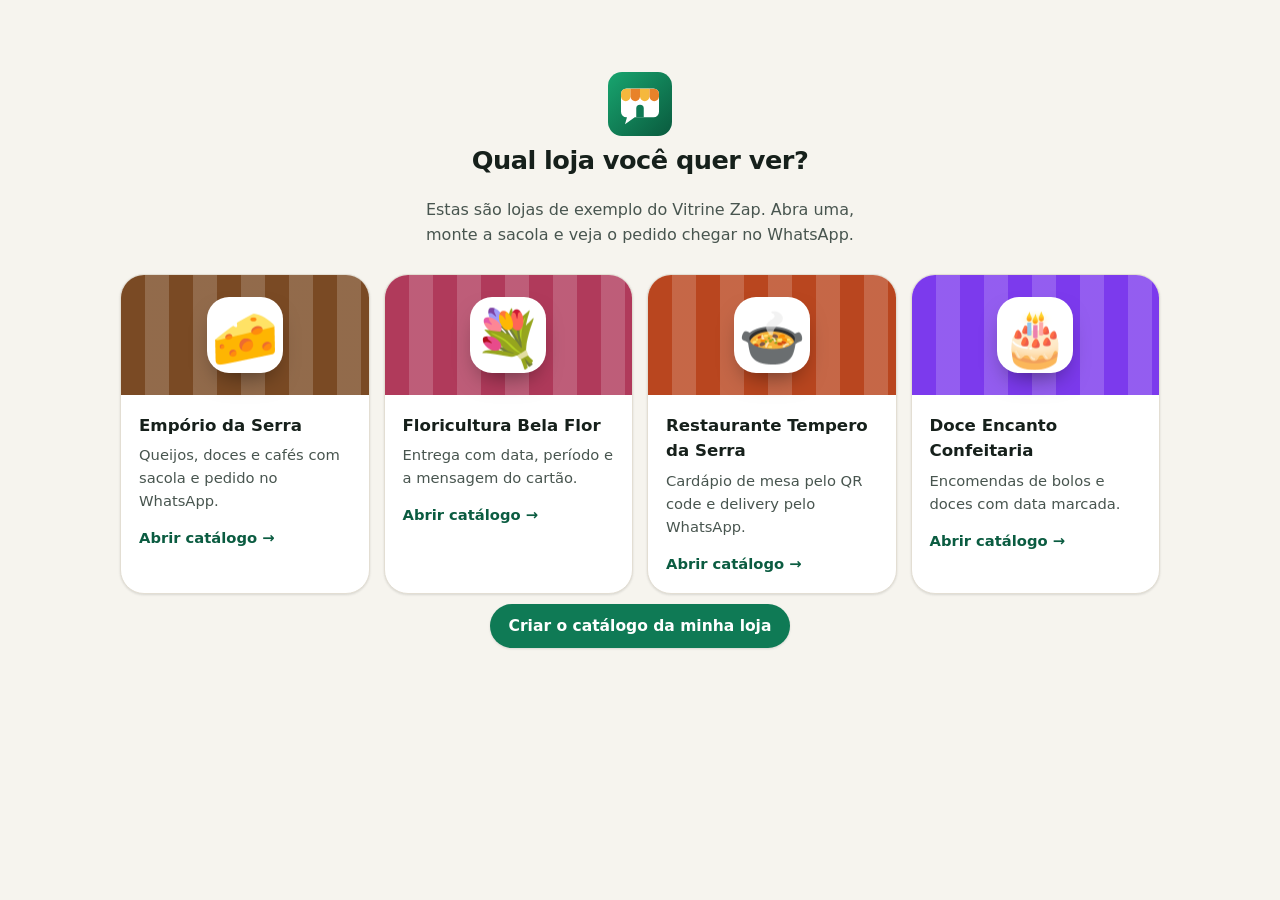
<file: loja/index.html>
<!doctype html>
<html lang="pt-BR">
<head>
  <meta charset="utf-8">
  <meta name="viewport" content="width=device-width, initial-scale=1, viewport-fit=cover">
  <title>Catálogo · Vitrine Zap</title>
  <meta name="description" content="Catálogo digital: escolha os produtos, monte a sacola e envie o pedido pelo WhatsApp.">
  <meta name="theme-color" content="#0f7a55">
  <meta name="color-scheme" content="light dark">
  <link rel="icon" href="../icons/icone.svg" type="image/svg+xml">
  <link rel="icon" href="../icons/favicon-32.png" sizes="32x32" type="image/png">
  <link rel="apple-touch-icon" href="../icons/apple-touch-icon.png">
  <meta name="apple-mobile-web-app-capable" content="yes">
  <meta name="mobile-web-app-capable" content="yes">
  <link rel="stylesheet" href="../css/app.css">
  <script type="module" src="../js/loja.js"></script>
</head>
<body class="pagina-loja">
  <a class="pular-conteudo" href="#conteudo">Pular para os produtos</a>

  <div id="raiz"><div class="carregando">Abrindo o catálogo…</div></div>

  <!-- Detalhe do produto -->
  <dialog id="dlg-produto" class="janela" aria-labelledby="produto-nome">
    <div class="janela-topo">
      <span class="etiqueta" id="produto-categoria"></span>
      <button type="button" class="botao botao-fantasma botao-icone botao-pequeno" data-fechar aria-label="Fechar" data-icone="fechar"></button>
    </div>
    <div class="janela-corpo">
      <div id="produto-tile"></div>
      <h2 class="detalhe-nome" id="produto-nome"></h2>
      <p class="detalhe-preco" id="produto-preco"></p>
      <p class="detalhe-desc" id="produto-desc"></p>
      <button type="button" class="botao botao-pequeno" id="produto-compartilhar" data-icone="compartilhar">Mandar este produto pra alguém</button>
    </div>
    <div class="janela-rodape" id="produto-rodape"></div>
  </dialog>

  <!-- Sacola e formulário do pedido -->
  <dialog id="dlg-sacola" class="janela" aria-labelledby="sacola-titulo">
    <div class="janela-topo">
      <h2 class="janela-titulo" id="sacola-titulo">Sua sacola</h2>
      <button type="button" class="botao botao-fantasma botao-icone botao-pequeno" data-fechar aria-label="Fechar" data-icone="fechar"></button>
    </div>
    <div class="janela-corpo">
      <div id="sacola-pedido">
        <p class="aviso-demo-sacola" id="aviso-demo-sacola" hidden>
          <strong>Loja de exemplo:</strong> o WhatsApp vai abrir pra você escolher o contato.
          Mande pra você mesmo e veja como o pedido chega pro lojista.
        </p>
        <ul class="sacola-itens" id="sacola-itens"></ul>
        <div class="resumo-valores" id="sacola-resumo"></div>

        <form id="form-pedido" novalidate>
          <div class="secao-form">
            <h3>Pra finalizar</h3>
            <label class="campo">
              <span>Seu nome</span>
              <input class="entrada" name="nome" autocomplete="name" placeholder="Como a loja pode te chamar?" maxlength="80">
              <p class="erro" id="erro-nome">Escreva seu nome.</p>
            </label>

            <fieldset id="campo-modo">
              <legend>Como você quer receber?</legend>
              <div class="opcoes-cartao duas" id="opcoes-modo"></div>
              <p class="erro" id="erro-modo">Escolha entrega ou retirada.</p>
            </fieldset>

            <label class="campo" id="campo-endereco" hidden>
              <span>Endereço de entrega</span>
              <textarea class="entrada" name="endereco" rows="2" autocomplete="street-address" maxlength="300"
                placeholder="Rua, número, bairro e um ponto de referência"></textarea>
              <p class="erro" id="erro-endereco">Escreva o endereço da entrega.</p>
            </label>

            <div id="campos-perguntas"></div>

            <fieldset id="campo-pagamento">
              <legend>Forma de pagamento</legend>
              <div class="chips" id="opcoes-pagamento"></div>
              <p class="erro" id="erro-pagamento">Escolha como vai pagar.</p>
            </fieldset>

            <label class="campo">
              <span>Observação <span class="opcional">(opcional)</span></span>
              <textarea class="entrada" name="obs" rows="2" maxlength="300"
                placeholder="Ex.: troco pra R$ 50, sem cebola, entregar na portaria"></textarea>
            </label>
          </div>
        </form>
      </div>

      <div class="enviado" id="sacola-enviado" hidden>
        <div class="enviado-icone" aria-hidden="true">✓</div>
        <h3>Seu pedido foi pro WhatsApp</h3>
        <p>Agora é só tocar em <strong>enviar</strong> na conversa. A loja confirma o pedido e o pagamento por lá.</p>
        <a class="botao" id="link-reabrir" href="#" target="_blank" rel="noopener">Abrir o WhatsApp de novo</a>
      </div>
    </div>
    <div class="janela-rodape">
      <div id="rodape-pedido">
        <button type="submit" form="form-pedido" class="botao botao-zap botao-grande botao-bloco" data-icone="conversa">Enviar pedido pelo WhatsApp</button>
      </div>
      <div id="rodape-enviado" hidden>
        <button type="button" class="botao botao-primario botao-grande botao-bloco" id="botao-novo-pedido">Fazer outro pedido</button>
      </div>
    </div>
  </dialog>
</body>
</html>
</file>
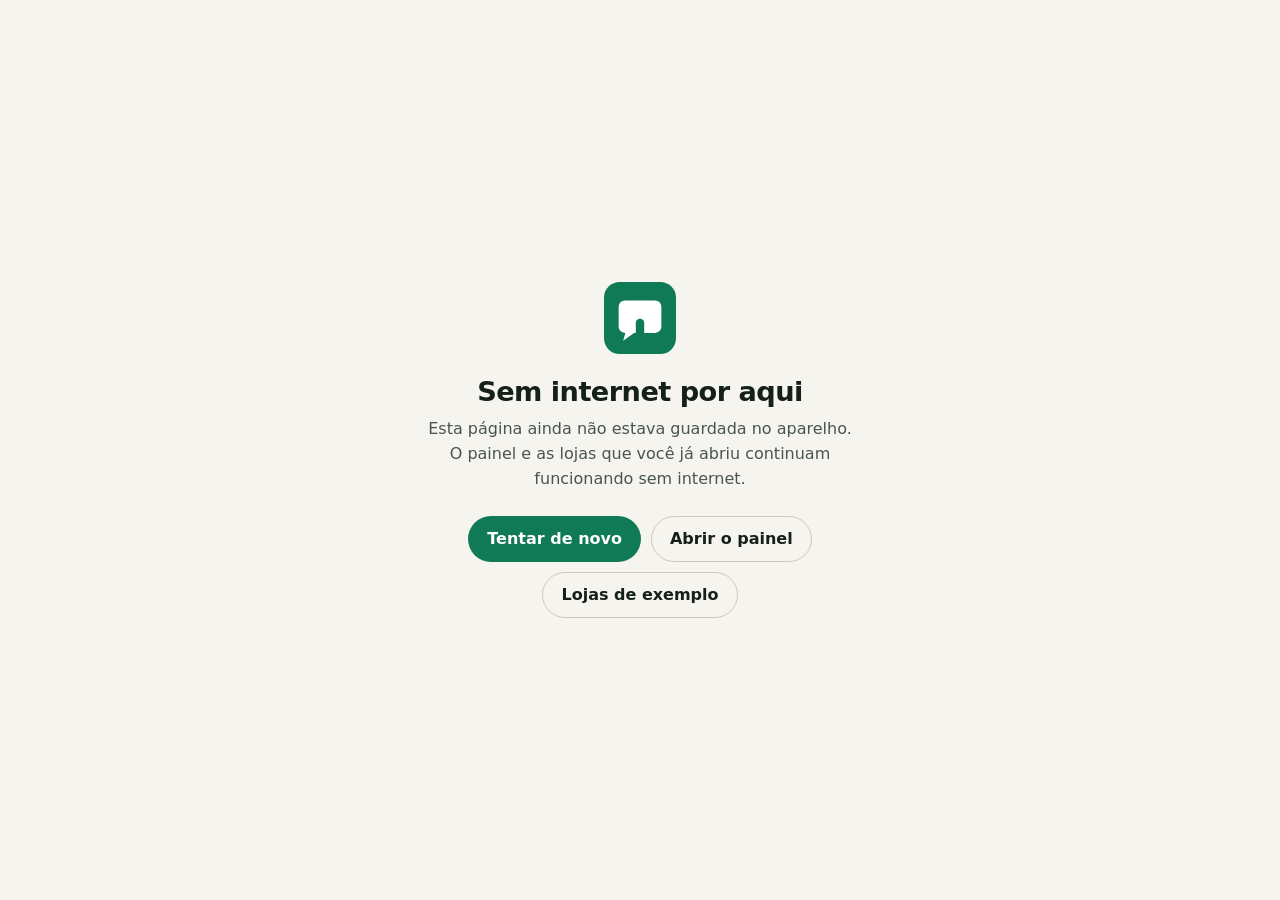
<file: offline.html>
<!doctype html>
<html lang="pt-BR">
<head>
  <meta charset="utf-8">
  <meta name="viewport" content="width=device-width, initial-scale=1, viewport-fit=cover">
  <title>Sem internet · Vitrine Zap</title>
  <meta name="theme-color" content="#0f7a55">
  <meta name="color-scheme" content="light dark">
  <!-- O service worker mostra esta página quando não tem internet e a página pedida ainda não
       estava guardada. Ela pode aparecer em qualquer endereço do site, por isso o estilo fica aqui
       dentro e os links são montados a partir do endereço do service worker. -->
  <style>
    :root { color-scheme: light dark; --fundo: #f6f4ee; --tinta: #16201b; --tinta-2: #48554f; --linha: #cfc8ba; }
    @media (prefers-color-scheme: dark) { :root { --fundo: #0d1210; --tinta: #edf2ef; --tinta-2: #b6c2bc; --linha: #3a4741; } }
    body { margin: 0; min-height: 100dvh; display: grid; place-items: center; padding: 24px; box-sizing: border-box;
      font-family: system-ui, -apple-system, "Segoe UI", Roboto, sans-serif; background: var(--fundo); color: var(--tinta); text-align: center; }
    main { max-width: 440px; }
    .logo { width: 72px; height: 72px; margin: 0 auto 18px; }
    h1 { margin: 0 0 10px; font-size: 1.7rem; letter-spacing: -0.02em; }
    p { margin: 0 0 24px; color: var(--tinta-2); line-height: 1.55; }
    .botoes { display: flex; flex-wrap: wrap; gap: 10px; justify-content: center; }
    a, button { display: inline-flex; align-items: center; min-height: 44px; padding: 0 18px; border-radius: 999px; font: inherit;
      font-weight: 650; text-decoration: none; color: var(--tinta); border: 1px solid var(--linha); background: transparent; cursor: pointer; }
    button { background: #0f7a55; color: #fff; border-color: transparent; }
  </style>
</head>
<body>
  <main>
    <svg class="logo" viewBox="0 0 512 512" aria-hidden="true">
      <rect width="512" height="512" rx="112" fill="#0f7a55"/>
      <path d="M148 132h216a44 44 0 0 1 44 44v142a44 44 0 0 1-44 44H214l-78 56 16-56h-4a44 44 0 0 1-44-44V176a44 44 0 0 1 44-44z" fill="#fff"/>
      <path d="M226 362v-70a30 30 0 0 1 60 0v70z" fill="#0f7a55"/>
    </svg>
    <h1>Sem internet por aqui</h1>
    <p>Esta página ainda não estava guardada no aparelho. O painel e as lojas que você já abriu continuam funcionando sem internet.</p>
    <div class="botoes">
      <button type="button" onclick="location.reload()">Tentar de novo</button>
      <a data-caminho="painel/" href="#">Abrir o painel</a>
      <a data-caminho="loja/" href="#">Lojas de exemplo</a>
    </div>
  </main>
  <script>
    const sw = navigator.serviceWorker && navigator.serviceWorker.controller;
    const raiz = new URL('./', sw ? sw.scriptURL : location.href);
    document.querySelectorAll('[data-caminho]').forEach((a) => { a.href = new URL(a.dataset.caminho, raiz).href; });
  </script>
</body>
</html>
</file>
<file: css/app.css>
/* ════════════════════════════════════════════════════════════════════
   Vitrine Zap: estilos de todas as páginas.
   CSS puro, sem framework e sem nada de fora: o app abre rápido no 4G
   fraco da mesa do restaurante e funciona offline.
   ════════════════════════════════════════════════════════════════════ */

/* ── Cores e medidas ── */
:root {
  color-scheme: light;
  --fundo: #f6f4ee;
  --superficie: #ffffff;
  --superficie-2: #f1eee6;
  --linha: #e3ded3;
  --linha-forte: #cfc8ba;
  --tinta: #16201b;
  --tinta-2: #48554f;
  --tinta-3: #6f7b75;
  --verde: #0f7a55;
  --verde-2: #0b6145;
  --verde-claro: #e2f3ea;
  --verde-tinta: #0b5c41;
  --sol: #f2b134;
  --sol-claro: #fff3d4;
  --sol-tinta: #6b4700;
  --perigo: #b42318;
  --perigo-claro: #fdebe9;
  --sombra-1: 0 1px 2px rgb(22 32 27 / 0.06), 0 1px 3px rgb(22 32 27 / 0.07);
  --sombra-2: 0 12px 32px -14px rgb(22 32 27 / 0.28);
  --sombra-3: 0 28px 70px -24px rgb(22 32 27 / 0.45);
  --raio-p: 10px;
  --raio: 16px;
  --raio-g: 24px;
  --fonte: system-ui, -apple-system, "Segoe UI", Roboto, "Helvetica Neue", Arial, "Noto Sans", sans-serif,
    "Apple Color Emoji", "Segoe UI Emoji", "Noto Color Emoji";
  --largura: 1140px;
  --marca: var(--verde);
  --marca-texto: #ffffff;
  --base-segura: env(safe-area-inset-bottom, 0px);
}

@media (prefers-color-scheme: dark) {
  :root {
    color-scheme: dark;
    --fundo: #0d1210;
    --superficie: #151c19;
    --superficie-2: #1c2521;
    --linha: #28332e;
    --linha-forte: #3a4741;
    --tinta: #edf2ef;
    --tinta-2: #b6c2bc;
    --tinta-3: #8b9791;
    --verde-claro: #11291f;
    --verde-tinta: #7fdcb3;
    --sol-claro: #2a2210;
    --sol-tinta: #f5cf76;
    --perigo: #ff7b6e;
    --perigo-claro: #351614;
    --sombra-1: 0 1px 2px rgb(0 0 0 / 0.45);
    --sombra-2: 0 12px 32px -14px rgb(0 0 0 / 0.7);
    --sombra-3: 0 28px 70px -24px rgb(0 0 0 / 0.8);
  }
}

/* ── Base ── */
*,
*::before,
*::after { box-sizing: border-box; }

html { -webkit-text-size-adjust: 100%; text-size-adjust: 100%; scroll-padding-top: 132px; }

body {
  margin: 0;
  font-family: var(--fonte);
  font-size: 16px;
  line-height: 1.55;
  color: var(--tinta);
  background: var(--fundo);
  -webkit-font-smoothing: antialiased;
  -webkit-tap-highlight-color: transparent;
}

body:has(dialog[open]) { overflow: hidden; }

h1, h2, h3, h4 { margin: 0 0 0.5em; line-height: 1.15; letter-spacing: -0.02em; text-wrap: balance; }
p { margin: 0 0 1em; text-wrap: pretty; }
ul, ol { margin: 0; padding: 0; }
img, svg { display: block; max-width: 100%; }
a { color: var(--verde-tinta); text-underline-offset: 3px; }
button, input, select, textarea { font: inherit; color: inherit; }
button { cursor: pointer; }
[hidden] { display: none !important; }
:focus-visible { outline: 3px solid color-mix(in srgb, var(--marca) 55%, #ffffff); outline-offset: 2px; border-radius: 6px; }

.container { width: 100%; max-width: var(--largura); margin-inline: auto; padding-inline: 16px; }
@media (min-width: 720px) { .container { padding-inline: 28px; } }

.sr-only {
  position: absolute; width: 1px; height: 1px; padding: 0; margin: -1px;
  overflow: hidden; clip: rect(0 0 0 0); white-space: nowrap; border: 0;
}

.pular-conteudo { position: absolute; left: -9999px; top: 8px; z-index: 100; }
.pular-conteudo:focus { left: 8px; background: var(--superficie); padding: 8px 14px; border-radius: var(--raio-p); }

/* ── Botões ── */
.botao {
  --b-fundo: var(--superficie);
  --b-texto: var(--tinta);
  --b-borda: var(--linha-forte);
  display: inline-flex; align-items: center; justify-content: center; gap: 8px;
  min-height: 44px; padding: 10px 18px;
  border: 1px solid var(--b-borda); border-radius: 999px;
  background: var(--b-fundo); color: var(--b-texto);
  font-weight: 650; font-size: 0.97rem; line-height: 1.2; text-decoration: none; white-space: nowrap;
  transition: background 0.15s, border-color 0.15s, transform 0.1s, box-shadow 0.15s;
}
.botao:hover { border-color: var(--tinta-3); }
.botao:active { transform: scale(0.98); }
.botao:disabled { opacity: 0.5; cursor: not-allowed; transform: none; }
.botao svg { width: 20px; height: 20px; flex: none; }

.botao-primario { --b-fundo: var(--marca); --b-texto: var(--marca-texto); --b-borda: transparent; box-shadow: var(--sombra-1); }
.botao-primario:hover { --b-fundo: color-mix(in srgb, var(--marca) 86%, #000000); border-color: transparent; }
.botao-zap { --b-fundo: #128c4a; --b-texto: #ffffff; --b-borda: transparent; }
.botao-zap:hover { --b-fundo: #0e7a40; border-color: transparent; }
.botao-escuro { --b-fundo: var(--tinta); --b-texto: var(--fundo); --b-borda: transparent; }
.botao-escuro:hover { --b-fundo: color-mix(in srgb, var(--tinta) 85%, var(--fundo)); border-color: transparent; }
.botao-fantasma { --b-fundo: transparent; --b-borda: transparent; }
.botao-fantasma:hover { --b-fundo: var(--superficie-2); border-color: transparent; }
.botao-perigo { --b-fundo: var(--perigo); --b-texto: #ffffff; --b-borda: transparent; }
.botao-pequeno { min-height: 36px; padding: 6px 14px; font-size: 0.9rem; }
.botao-grande { min-height: 54px; padding: 14px 26px; font-size: 1.05rem; }
.botao-bloco { display: flex; width: 100%; }
.botao-icone { width: 44px; padding: 0; }
.botao-icone.botao-pequeno { width: 36px; }

.linha-botoes { display: flex; flex-wrap: wrap; gap: 10px; }
.linha-botoes.fim { justify-content: flex-end; }

/* ── Formulário ── */
.campo { display: grid; gap: 6px; margin-bottom: 16px; }
.campo > span:first-child,
.rotulo { font-weight: 650; font-size: 0.94rem; }
.opcional { font-weight: 400; color: var(--tinta-3); }
.entrada {
  width: 100%; min-height: 46px; padding: 11px 14px;
  border: 1px solid var(--linha-forte); border-radius: 12px;
  background: var(--superficie); color: var(--tinta);
  transition: border-color 0.15s, box-shadow 0.15s;
}
.entrada:focus { outline: none; border-color: var(--marca); box-shadow: 0 0 0 3px color-mix(in srgb, var(--marca) 22%, transparent); }
textarea.entrada { min-height: 88px; resize: vertical; }
select.entrada { appearance: none; padding-right: 40px; background-image: linear-gradient(45deg, transparent 50%, var(--tinta-3) 50%), linear-gradient(135deg, var(--tinta-3) 50%, transparent 50%); background-position: calc(100% - 20px) 50%, calc(100% - 15px) 50%; background-size: 5px 5px; background-repeat: no-repeat; }
.entrada[aria-invalid="true"] { border-color: var(--perigo); }
.ajuda { margin: 0; font-size: 0.86rem; color: var(--tinta-3); }
.erro { display: none; margin: 0; font-size: 0.86rem; font-weight: 600; color: var(--perigo); }
.erro.visivel { display: block; }
.dois-campos { display: grid; gap: 0 14px; }
@media (min-width: 560px) { .dois-campos { grid-template-columns: 1fr 1fr; } }

.entrada-preco { position: relative; }
.entrada-preco::before { content: "R$"; position: absolute; left: 14px; top: 50%; translate: 0 -50%; color: var(--tinta-3); font-weight: 600; pointer-events: none; }
.entrada-preco .entrada { padding-left: 44px; }

/* Opções em cartão (retirar / entregar) */
.opcoes-cartao { display: grid; gap: 10px; }
@media (min-width: 480px) { .opcoes-cartao.duas { grid-template-columns: 1fr 1fr; } }
.opcao-cartao { position: relative; display: block; cursor: pointer; }
.opcao-cartao input { position: absolute; opacity: 0; inset: 0; }
.opcao-cartao > span {
  display: grid; gap: 2px; padding: 12px 14px 12px 44px; min-height: 64px;
  border: 1.5px solid var(--linha-forte); border-radius: 14px; background: var(--superficie);
  transition: border-color 0.15s, background 0.15s;
}
.opcao-cartao > span::before {
  content: ""; position: absolute; left: 14px; top: 50%; translate: 0 -50%;
  width: 20px; height: 20px; border-radius: 50%; border: 2px solid var(--linha-forte); background: var(--superficie);
}
.opcao-cartao strong { font-size: 0.97rem; }
.opcao-cartao small { color: var(--tinta-3); font-size: 0.85rem; }
.opcao-cartao input:checked + span { border-color: var(--marca); background: color-mix(in srgb, var(--marca) 7%, var(--superficie)); }
.opcao-cartao input:checked + span::before { border-color: var(--marca); background: radial-gradient(circle, var(--marca) 45%, var(--superficie) 50%); }
.opcao-cartao input:focus-visible + span { outline: 3px solid color-mix(in srgb, var(--marca) 45%, transparent); outline-offset: 2px; }

/* Chips (pagamento, perguntas, filtros) */
.chips { display: flex; flex-wrap: wrap; gap: 8px; }
.chip {
  display: inline-flex; align-items: center; gap: 6px; min-height: 38px; padding: 7px 14px;
  border: 1px solid var(--linha-forte); border-radius: 999px; background: var(--superficie);
  color: var(--tinta); font-weight: 600; font-size: 0.92rem; text-decoration: none; white-space: nowrap; cursor: pointer;
}
.chip:hover { border-color: var(--tinta-3); }
.chip[aria-current="true"],
.chip.ativo,
.chip:has(input:checked) { background: var(--marca); border-color: var(--marca); color: var(--marca-texto); }
.chip input { position: absolute; opacity: 0; pointer-events: none; }
.chip:has(input:focus-visible) { outline: 3px solid color-mix(in srgb, var(--marca) 45%, transparent); outline-offset: 2px; }

/* Interruptor (liga/desliga) */
.interruptor { position: relative; display: inline-flex; align-items: center; gap: 12px; cursor: pointer; }
.interruptor input { position: absolute; opacity: 0; width: 1px; height: 1px; }
.interruptor .trilho {
  position: relative; flex: none; width: 48px; height: 28px; border-radius: 999px;
  background: var(--linha-forte); transition: background 0.18s;
}
.interruptor .trilho::after {
  content: ""; position: absolute; top: 3px; left: 3px; width: 22px; height: 22px; border-radius: 50%;
  background: #ffffff; box-shadow: 0 1px 3px rgb(0 0 0 / 0.3); transition: translate 0.18s;
}
.interruptor input:checked + .trilho { background: var(--verde); }
.interruptor input:checked + .trilho::after { translate: 20px 0; }
.interruptor input:focus-visible + .trilho { outline: 3px solid color-mix(in srgb, var(--verde) 45%, transparent); outline-offset: 2px; }

/* Etiquetas */
.etiqueta {
  display: inline-flex; align-items: center; gap: 4px; padding: 3px 9px; border-radius: 999px;
  font-size: 0.74rem; font-weight: 750; letter-spacing: 0.01em; line-height: 1.3; white-space: nowrap;
  background: var(--superficie-2); color: var(--tinta-2);
}
.etiqueta-verde { background: var(--verde-claro); color: var(--verde-tinta); }
.etiqueta-sol { background: var(--sol-claro); color: var(--sol-tinta); }
.etiqueta-perigo { background: var(--perigo-claro); color: var(--perigo); }
.etiqueta-escura { background: rgb(17 17 17 / 0.78); color: #ffffff; }

.cartao { background: var(--superficie); border: 1px solid var(--linha); border-radius: var(--raio-g); padding: 20px; box-shadow: var(--sombra-1); }

/* ── Janelas (<dialog>): folha que sobe no celular, caixa no meio no computador ── */
dialog.janela {
  padding: 0; border: 0; color: var(--tinta); background: var(--superficie);
  width: min(560px, calc(100% - 32px)); max-width: 100%; max-height: min(90dvh, 880px);
  border-radius: var(--raio-g); box-shadow: var(--sombra-3); overflow: hidden;
}
dialog.janela[open] { display: flex; flex-direction: column; animation: janela-entra 0.22s ease-out; }
dialog.janela::backdrop { background: rgb(8 12 10 / 0.55); backdrop-filter: blur(2px); }
dialog.janela.janela-pequena { width: min(420px, calc(100% - 32px)); }
@media (max-width: 639px) {
  dialog.janela:not(.janela-pequena) {
    width: 100%; margin: auto 0 0; max-height: 94dvh;
    border-radius: var(--raio-g) var(--raio-g) 0 0;
  }
  dialog.janela:not(.janela-pequena)[open] { animation: folha-sobe 0.26s cubic-bezier(0.2, 0.8, 0.2, 1); }
}
@keyframes janela-entra { from { opacity: 0; transform: translateY(8px) scale(0.98); } }
@keyframes folha-sobe { from { transform: translateY(100%); } }

dialog.janela > form { display: flex; flex-direction: column; flex: 1; min-height: 0; margin: 0; }
.qr svg,
.qr-caixa svg { width: 100%; height: auto; }

.janela-topo { display: flex; align-items: center; justify-content: space-between; gap: 12px; padding: 14px 14px 12px 20px; border-bottom: 1px solid var(--linha); }
.janela-titulo { margin: 0; font-size: 1.15rem; }
.janela-corpo { flex: 1; min-height: 0; padding: 18px 20px; overflow-y: auto; overscroll-behavior: contain; }
.janela-rodape { padding: 12px 20px calc(12px + var(--base-segura)); border-top: 1px solid var(--linha); background: var(--superficie); }
.confirmar-texto { font-size: 1.05rem; font-weight: 600; margin: 4px 0 20px; }
.passos-instalar { padding-left: 22px; margin: 0 0 20px; display: grid; gap: 10px; }

/* ── Avisos (toast) e faixas ── */
.toasts {
  position: fixed; z-index: 60; left: 50%; bottom: calc(18px + var(--base-segura)); translate: -50% 0;
  display: grid; gap: 8px; width: min(440px, calc(100% - 24px)); pointer-events: none;
}
.pagina-loja .toasts { bottom: calc(92px + var(--base-segura)); }
.pagina-painel .toasts { bottom: calc(86px + var(--base-segura)); }
@media (min-width: 960px) { .pagina-painel .toasts { bottom: 24px; } }
.toast {
  display: flex; align-items: center; justify-content: space-between; gap: 12px;
  padding: 12px 16px; border-radius: 14px; background: #1d2723; color: #f2f6f4;
  box-shadow: var(--sombra-2); font-weight: 550; font-size: 0.94rem; pointer-events: auto;
  opacity: 0; transform: translateY(10px); transition: opacity 0.2s, transform 0.2s;
}
.toast.visivel { opacity: 1; transform: none; }
.toast-erro { background: #7a1a12; }
.toast button { flex: none; padding: 6px 12px; border: 0; border-radius: 999px; background: #ffffff; color: #13201a; font-weight: 700; }

.faixa-offline { position: sticky; top: 0; z-index: 50; padding: 8px 16px; text-align: center; font-size: 0.88rem; font-weight: 650; background: var(--sol); color: #2b1d00; }

.vazio { display: grid; justify-items: center; gap: 6px; padding: 40px 16px; text-align: center; color: var(--tinta-3); }
.vazio-icone { font-size: 2.6rem; line-height: 1; margin-bottom: 4px; }
.vazio strong { color: var(--tinta); font-size: 1.05rem; }

.carregando { display: grid; place-items: center; min-height: 60vh; color: var(--tinta-3); }
.carregando::before {
  content: ""; width: 34px; height: 34px; margin-bottom: 12px; border-radius: 50%;
  border: 3px solid var(--linha); border-top-color: var(--marca); animation: girar 0.8s linear infinite;
}
@keyframes girar { to { rotate: 360deg; } }

/* ── Desenho do produto: foto ou emoji num fundo da cor da loja ── */
.tile {
  position: relative; display: grid; place-items: center; overflow: hidden; aspect-ratio: 4 / 3;
  background:
    radial-gradient(90% 90% at 28% 18%, color-mix(in srgb, var(--marca) 6%, var(--superficie)) 0%, transparent 70%),
    color-mix(in srgb, var(--marca) 16%, var(--superficie));
}
@media (prefers-color-scheme: dark) {
  .tile {
    background:
      radial-gradient(90% 90% at 28% 18%, color-mix(in srgb, var(--marca) 22%, var(--superficie)) 0%, transparent 70%),
      color-mix(in srgb, var(--marca) 34%, var(--superficie));
  }
}
.tile img { width: 100%; height: 100%; object-fit: cover; }
.tile-emoji { font-size: clamp(2.7rem, 11vw, 3.7rem); line-height: 1; filter: drop-shadow(0 8px 10px rgb(0 0 0 / 0.16)); transition: transform 0.25s; }
.tile.grande { aspect-ratio: 16 / 10; border-radius: var(--raio); }
.tile.grande .tile-emoji { font-size: 6rem; }
.tile.mini { width: 56px; height: 56px; aspect-ratio: 1; border-radius: 12px; flex: none; }
.tile.mini .tile-emoji { font-size: 1.8rem; filter: none; }

/* ════════════════════════════ CATÁLOGO DA LOJA ════════════════════════════ */
.faixa-demo { padding: 8px 16px; text-align: center; font-size: 0.84rem; background: #13201a; color: #dce8e2; }
.faixa-demo a { color: #9be7c4; font-weight: 700; }

.loja-topo { position: relative; color: var(--marca-texto); background: var(--marca); overflow: hidden; }
.loja-topo::before {
  content: ""; position: absolute; inset: 0; pointer-events: none; opacity: 0.16;
  background:
    radial-gradient(circle at 85% -10%, #ffffff 0, transparent 45%),
    repeating-linear-gradient(90deg, transparent 0 34px, rgb(255 255 255 / 0.18) 34px 68px);
  mask-image: linear-gradient(to bottom, #000 0, transparent 85%);
}
.loja-topo-conteudo { position: relative; display: flex; gap: 16px; align-items: flex-start; padding-block: 22px 24px; }
.loja-avatar {
  flex: none; display: grid; place-items: center; width: 72px; height: 72px; border-radius: 22px;
  font-size: 2.6rem; line-height: 1; background: #ffffff; box-shadow: 0 10px 24px -8px rgb(0 0 0 / 0.4);
}
.loja-info { min-width: 0; }
.loja-info h1 { margin: 2px 0 6px; font-size: clamp(1.45rem, 5.4vw, 2.2rem); }
.loja-descricao { margin: 0 0 10px; max-width: 62ch; opacity: 0.92; font-size: 0.97rem; }
.loja-meta { display: flex; flex-wrap: wrap; gap: 6px 16px; list-style: none; font-size: 0.88rem; opacity: 0.9; }
.loja-meta a { color: inherit; }
.loja-mesa {
  display: inline-flex; align-items: center; gap: 6px; margin: 0 0 6px; padding: 4px 12px; border-radius: 999px;
  background: #ffffff; color: #111111; font-weight: 800; font-size: 0.86rem;
}

.faixa-aviso { padding: 11px 16px; text-align: center; font-weight: 650; font-size: 0.93rem; background: var(--sol-claro); color: var(--sol-tinta); border-bottom: 1px solid color-mix(in srgb, var(--sol) 45%, transparent); }
.faixa-mesa { padding: 11px 16px; text-align: center; font-size: 0.92rem; background: var(--superficie-2); color: var(--tinta-2); border-bottom: 1px solid var(--linha); }

.barra-busca {
  position: sticky; top: 0; z-index: 20; padding-block: 10px 8px;
  background: color-mix(in srgb, var(--fundo) 92%, transparent); backdrop-filter: saturate(1.4) blur(12px);
  border-bottom: 1px solid var(--linha);
}
.busca { position: relative; display: block; }
.busca svg { position: absolute; left: 14px; top: 50%; translate: 0 -50%; width: 20px; height: 20px; color: var(--tinta-3); pointer-events: none; }
.busca .entrada { padding-left: 44px; border-radius: 999px; background: var(--superficie); }
.cats { display: flex; gap: 8px; margin-top: 10px; overflow-x: auto; scrollbar-width: none; padding-bottom: 2px; scroll-snap-type: x proximity; }
.cats::-webkit-scrollbar { display: none; }
.cats .chip { scroll-snap-align: start; min-height: 34px; padding: 5px 13px; font-size: 0.88rem; }

.loja-conteudo { padding-block: 8px 140px; }
.categoria { padding-top: 22px; }
.categoria > h2,
.destaques > h2 { display: flex; align-items: baseline; gap: 8px; font-size: 1.2rem; margin-bottom: 12px; }
.categoria > h2 small,
.destaques > h2 small { color: var(--tinta-3); font-weight: 500; font-size: 0.85rem; }

.grade-produtos { display: grid; grid-template-columns: repeat(2, minmax(0, 1fr)); gap: 12px; }
@media (min-width: 720px) { .grade-produtos { grid-template-columns: repeat(3, minmax(0, 1fr)); gap: 16px; } }
@media (min-width: 1040px) { .grade-produtos { grid-template-columns: repeat(4, minmax(0, 1fr)); } }

.produto {
  position: relative; display: flex; flex-direction: column; overflow: hidden;
  background: var(--superficie); border: 1px solid var(--linha); border-radius: var(--raio); box-shadow: var(--sombra-1);
  transition: box-shadow 0.2s, transform 0.2s;
}
@media (hover: hover) {
  .produto:hover { box-shadow: var(--sombra-2); transform: translateY(-2px); }
  .produto:hover .tile-emoji { transform: scale(1.07) rotate(-3deg); }
}
.produto-abrir { display: flex; flex-direction: column; flex: 1; padding: 0; border: 0; background: none; text-align: left; }
.produto-corpo { display: flex; flex-direction: column; flex: 1; gap: 4px; padding: 10px 12px 14px; }
.produto-nome { margin: 0; font-size: 0.95rem; font-weight: 700; letter-spacing: -0.01em; line-height: 1.3; display: -webkit-box; -webkit-line-clamp: 2; -webkit-box-orient: vertical; overflow: hidden; }
.produto-desc { margin: 0; font-size: 0.82rem; color: var(--tinta-3); line-height: 1.4; display: -webkit-box; -webkit-line-clamp: 2; -webkit-box-orient: vertical; overflow: hidden; }
.produto-preco { margin: auto 0 0; padding-top: 6px; font-weight: 800; font-size: 1.02rem; padding-right: 44px; }
.produto-mais {
  position: absolute; right: 10px; bottom: 10px; display: grid; place-items: center;
  width: 38px; height: 38px; border-radius: 50%; border: 0; padding: 0;
  background: var(--marca); color: var(--marca-texto); font-size: 1.5rem; font-weight: 500; line-height: 1;
  box-shadow: 0 6px 14px -6px color-mix(in srgb, var(--marca) 80%, #000000); transition: transform 0.15s;
}
.produto-mais:active { transform: scale(0.9); }
.produto-mais.tem { font-size: 1rem; font-weight: 800; outline: 3px solid color-mix(in srgb, var(--marca) 25%, transparent); }
.produto .etiqueta { position: absolute; top: 10px; left: 10px; }
.produto.esgotado .tile { filter: grayscale(1); opacity: 0.55; }
.produto.esgotado .produto-preco { color: var(--tinta-3); text-decoration: line-through; }

/* Destaques ("mais pedidos"): carrossel na horizontal */
.destaques { padding-top: 22px; }
.carrossel { display: grid; grid-auto-flow: column; grid-auto-columns: minmax(200px, 46%); gap: 12px; overflow-x: auto; scroll-snap-type: x mandatory; padding-bottom: 6px; scrollbar-width: thin; }
@media (min-width: 720px) { .carrossel { grid-auto-columns: minmax(220px, 24%); } }
.carrossel > * { scroll-snap-align: start; }

/* Cardápio de mesa: lista, sem sacola */
.lista-cardapio { display: grid; background: var(--superficie); border: 1px solid var(--linha); border-radius: var(--raio); overflow: hidden; }
.item-cardapio + .item-cardapio { border-top: 1px solid var(--linha); }
.item-abrir { display: flex; gap: 14px; align-items: center; width: 100%; padding: 14px 16px; border: 0; background: none; text-align: left; }
.item-abrir:hover { background: var(--superficie-2); }
.item-texto { flex: 1; min-width: 0; display: grid; gap: 2px; }
.item-nome { font-weight: 700; line-height: 1.3; }
.item-desc { font-size: 0.86rem; color: var(--tinta-3); line-height: 1.4; }
.item-preco { flex: none; font-weight: 800; white-space: nowrap; }
.item-cardapio.esgotado .item-nome,
.item-cardapio.esgotado .item-preco { color: var(--tinta-3); }
.item-cardapio.esgotado .tile { filter: grayscale(1); opacity: 0.55; }
.item-cardapio.esgotado .item-preco { text-decoration: line-through; }

.loja-rodape { padding: 32px 0 140px; border-top: 1px solid var(--linha); background: var(--superficie); }
.loja-rodape-grade { display: grid; gap: 20px; }
@media (min-width: 720px) { .loja-rodape-grade { grid-template-columns: 1.3fr 1fr; align-items: start; } }
.loja-rodape h2 { font-size: 1.1rem; }
.loja-rodape ul { list-style: none; display: grid; gap: 6px; color: var(--tinta-2); font-size: 0.94rem; }
.feito-com { display: inline-flex; align-items: center; gap: 8px; margin-top: 18px; font-size: 0.86rem; color: var(--tinta-3); text-decoration: none; }
.feito-com img { width: 22px; height: 22px; border-radius: 6px; }
.feito-com strong { color: var(--tinta-2); }

/* Barra da sacola, presa embaixo */
.barra-sacola { position: fixed; z-index: 30; left: 0; right: 0; bottom: 0; padding: 10px 12px calc(10px + var(--base-segura)); pointer-events: none; }
.barra-sacola .botao {
  pointer-events: auto; display: flex; width: min(620px, 100%); margin-inline: auto; min-height: 58px; padding: 10px 12px 10px 20px;
  justify-content: space-between; border-radius: 18px; box-shadow: 0 16px 36px -12px rgb(0 0 0 / 0.5); font-size: 1rem;
}
.barra-sacola .qtd { display: inline-grid; place-items: center; min-width: 28px; height: 28px; padding: 0 8px; margin-right: 10px; border-radius: 999px; background: rgb(255 255 255 / 0.25); font-size: 0.9rem; }
.barra-sacola .total { padding: 8px 14px; border-radius: 12px; background: rgb(0 0 0 / 0.16); }

/* Detalhe do produto */
.detalhe-nome { margin: 16px 0 6px; font-size: 1.35rem; }
.detalhe-preco { font-size: 1.25rem; font-weight: 800; margin-bottom: 10px; }
.detalhe-desc { color: var(--tinta-2); white-space: pre-line; }
.quantidade { display: inline-flex; align-items: center; border: 1px solid var(--linha-forte); border-radius: 999px; background: var(--superficie); }
.quantidade button { width: 44px; height: 44px; border: 0; background: none; font-size: 1.3rem; font-weight: 700; color: var(--marca); border-radius: 50%; }
.quantidade button:disabled { color: var(--tinta-3); opacity: 0.5; }
.quantidade output,
.quantidade span { min-width: 30px; text-align: center; font-weight: 800; }
.quantidade.pequena button { width: 34px; height: 34px; font-size: 1.1rem; }
.rodape-detalhe { display: flex; gap: 10px; align-items: center; }
.rodape-detalhe .botao-primario { flex: 1; }

/* Sacola */
.sacola-itens { list-style: none; display: grid; }
.sacola-item { display: flex; gap: 12px; padding: 12px 0; border-bottom: 1px solid var(--linha); }
.sacola-item-info { flex: 1; min-width: 0; }
.sacola-item-nome { margin: 0 0 2px; font-weight: 700; font-size: 0.95rem; line-height: 1.3; }
.sacola-item-preco { margin: 0 0 8px; color: var(--tinta-3); font-size: 0.84rem; }
.sacola-item-acoes { display: flex; align-items: center; gap: 12px; }
.sacola-item-acoes .botao-link { font-size: 0.84rem; }
.sacola-item-total { font-weight: 800; white-space: nowrap; }
.resumo-valores { display: grid; gap: 4px; margin: 14px 0 4px; }
.resumo-valores div { display: flex; justify-content: space-between; color: var(--tinta-2); }
.resumo-valores .total-final { padding-top: 6px; margin-top: 4px; border-top: 1px dashed var(--linha-forte); color: var(--tinta); font-size: 1.15rem; font-weight: 800; }
.secao-form { padding-top: 20px; margin-top: 18px; border-top: 1px solid var(--linha); }
.secao-form > h3 { font-size: 1.05rem; margin-bottom: 14px; }
fieldset { margin: 0 0 16px; padding: 0; border: 0; min-width: 0; }
legend { padding: 0; margin-bottom: 8px; font-weight: 650; font-size: 0.94rem; }
.botao-link { padding: 0; border: 0; background: none; color: var(--tinta-3); text-decoration: underline; text-underline-offset: 3px; }
.enviado { display: grid; justify-items: center; gap: 8px; padding: 28px 8px 8px; text-align: center; }
.enviado-icone { display: grid; place-items: center; width: 72px; height: 72px; border-radius: 50%; background: var(--verde-claro); color: var(--verde-tinta); font-size: 2.2rem; }
.enviado h3 { margin: 8px 0 0; font-size: 1.3rem; }
.enviado p { color: var(--tinta-2); max-width: 36ch; }
.aviso-demo-sacola { padding: 12px 14px; margin-bottom: 14px; border-radius: 12px; background: var(--sol-claro); color: var(--sol-tinta); font-size: 0.88rem; }

.nao-achou { display: grid; justify-items: center; gap: 10px; min-height: 80vh; place-content: center; padding: 24px; text-align: center; }
.nao-achou h1 { font-size: 1.6rem; }
.nao-achou p { color: var(--tinta-2); max-width: 46ch; }

/* ════════════════════════════ PAINEL DO LOJISTA ════════════════════════════ */
.pagina-painel { background: var(--fundo); }
.app { min-height: 100dvh; }
.app-topo {
  position: sticky; top: 0; z-index: 25; display: flex; align-items: center; gap: 8px;
  min-height: 60px; padding: 8px 12px; background: color-mix(in srgb, var(--superficie) 94%, transparent);
  backdrop-filter: blur(12px); border-bottom: 1px solid var(--linha);
}
.seletor-loja {
  display: flex; align-items: center; gap: 10px; min-width: 0; flex: 1; max-width: 360px;
  padding: 6px 10px 6px 6px; border: 0; border-radius: 14px; background: none; text-align: left;
}
.seletor-loja:hover { background: var(--superficie-2); }
.seletor-emoji { flex: none; display: grid; place-items: center; width: 40px; height: 40px; border-radius: 12px; font-size: 1.4rem; background: color-mix(in srgb, var(--marca) 16%, var(--superficie)); }
.seletor-textos { min-width: 0; display: grid; line-height: 1.25; }
.seletor-nome { font-weight: 750; white-space: nowrap; overflow: hidden; text-overflow: ellipsis; }
.seletor-dica { font-size: 0.78rem; color: var(--tinta-3); white-space: nowrap; }
@media (max-width: 560px) {
  .app-topo .rotulo-botao { display: none; }
  .app-topo .botao { width: 40px; min-height: 40px; padding: 0; }
  .app-topo .salvo { display: none; }
}
.seletor-loja svg { flex: none; width: 18px; height: 18px; color: var(--tinta-3); }
.salvo { font-size: 0.8rem; color: var(--tinta-3); white-space: nowrap; transition: opacity 0.3s; }
.marca-app { display: none; align-items: center; gap: 10px; padding: 4px 8px 18px; font-weight: 800; letter-spacing: -0.02em; text-decoration: none; color: var(--tinta); }
.marca-app img { width: 32px; height: 32px; border-radius: 9px; }

.nav-app {
  position: fixed; z-index: 25; left: 0; right: 0; bottom: 0; display: grid; grid-template-columns: repeat(5, 1fr);
  padding: 6px 4px calc(6px + var(--base-segura)); background: color-mix(in srgb, var(--superficie) 96%, transparent);
  backdrop-filter: blur(12px); border-top: 1px solid var(--linha);
}
.nav-app a {
  position: relative; display: grid; justify-items: center; gap: 2px; padding: 6px 2px; border-radius: 12px;
  color: var(--tinta-3); text-decoration: none; font-size: 0.72rem; font-weight: 650;
}
.nav-app svg { width: 24px; height: 24px; }
.nav-app a[aria-current="page"] { color: var(--verde-tinta); }
.nav-app a[aria-current="page"] svg { background: var(--verde-claro); border-radius: 999px; padding: 2px 14px; width: 54px; box-sizing: content-box; margin-inline: -14px; }
.nav-app .marca-app { display: none; }
.nav-app .bolinha { position: absolute; top: 2px; left: calc(50% + 8px); min-width: 18px; height: 18px; padding: 0 5px; border-radius: 999px; background: var(--perigo); color: #fff; font-size: 0.68rem; font-weight: 800; display: grid; place-items: center; }

.app-conteudo { width: 100%; max-width: 880px; margin-inline: auto; padding: 20px 16px 120px; }
@media (min-width: 960px) {
  .app { display: grid; grid-template-columns: 240px 1fr; grid-template-rows: auto 1fr; }
  .app-topo { grid-column: 2; padding-inline: 28px; }
  .nav-app {
    grid-row: 1 / span 2; grid-column: 1; position: sticky; top: 0; height: 100dvh; display: flex; flex-direction: column; gap: 4px;
    padding: 18px 14px; border-top: 0; border-right: 1px solid var(--linha); background: var(--superficie);
  }
  .nav-app a { display: flex; align-items: center; gap: 12px; padding: 11px 14px; font-size: 0.97rem; }
  .nav-app .marca-app { display: flex; padding: 4px 8px 18px; color: var(--tinta); font-size: 1.08rem; font-weight: 800; }
  .nav-app a[aria-current="page"] { background: var(--verde-claro); }
  .nav-app a[aria-current="page"] svg { background: none; padding: 0; width: 24px; margin: 0; }
  .nav-app .bolinha { position: static; margin-left: auto; }
  .app-conteudo { grid-column: 2; padding: 28px 28px 60px; }
}

.aba-titulo { display: flex; align-items: center; justify-content: space-between; gap: 12px; flex-wrap: wrap; margin-bottom: 18px; }
.aba-titulo h1 { margin: 0; font-size: 1.55rem; }
.aba-titulo p { margin: 4px 0 0; color: var(--tinta-3); }
.bloco { margin-bottom: 18px; }
.bloco > h2 { font-size: 1.08rem; margin-bottom: 4px; }
.bloco > .ajuda:first-of-type { margin-bottom: 14px; }
.linha-config { display: flex; align-items: center; justify-content: space-between; gap: 16px; padding: 12px 0; }
.linha-config + .linha-config { border-top: 1px solid var(--linha); }
.linha-config strong { display: block; }
.linha-config small { display: block; color: var(--tinta-3); font-size: 0.85rem; }

.saudacao { display: grid; gap: 16px; padding: 20px; border-radius: var(--raio-g); color: var(--marca-texto); background: var(--marca); position: relative; overflow: hidden; }
.saudacao::after { content: ""; position: absolute; right: -40px; top: -40px; width: 180px; height: 180px; border-radius: 50%; background: rgb(255 255 255 / 0.1); }
.saudacao h1 { margin: 0; font-size: 1.45rem; }
.saudacao p { margin: 0; opacity: 0.9; }
.saudacao .botao { --b-fundo: #ffffff; --b-texto: #111111; --b-borda: transparent; }
.saudacao .botao.translucido { --b-fundo: rgb(255 255 255 / 0.16); --b-texto: var(--marca-texto); }

.link-loja { display: flex; gap: 8px; align-items: center; padding: 6px 6px 6px 14px; border: 1px solid var(--linha-forte); border-radius: 14px; background: var(--superficie-2); }
.link-loja code { flex: 1; min-width: 0; overflow: hidden; text-overflow: ellipsis; white-space: nowrap; font-size: 0.86rem; color: var(--tinta-2); }

.estatisticas { display: grid; grid-template-columns: repeat(2, 1fr); gap: 12px; margin-bottom: 18px; }
@media (min-width: 640px) { .estatisticas { grid-template-columns: repeat(4, 1fr); } }
.estatistica { padding: 16px; border-radius: var(--raio); background: var(--superficie); border: 1px solid var(--linha); }
.estatistica strong { display: block; font-size: 1.6rem; letter-spacing: -0.03em; line-height: 1.1; }
.estatistica span { font-size: 0.84rem; color: var(--tinta-3); }

.checklist { list-style: none; display: grid; gap: 4px; }
.checklist li { display: flex; align-items: center; gap: 12px; padding: 10px 0; }
.checklist .marcador { flex: none; display: grid; place-items: center; width: 26px; height: 26px; border-radius: 50%; border: 2px solid var(--linha-forte); font-size: 0.8rem; font-weight: 800; color: transparent; }
.checklist .feito .marcador { border-color: var(--verde); background: var(--verde); color: #ffffff; }
.checklist .feito .texto-item { color: var(--tinta-3); text-decoration: line-through; }
.checklist .texto-item { flex: 1; }
.progresso { height: 8px; border-radius: 999px; background: var(--superficie-2); overflow: hidden; margin: 10px 0 6px; }
.progresso span { display: block; height: 100%; background: var(--verde); border-radius: inherit; transition: width 0.4s; }

.qr-cartao { display: grid; gap: 16px; align-items: center; }
@media (min-width: 560px) { .qr-cartao { grid-template-columns: 160px 1fr; } }
.qr-caixa { width: 160px; padding: 8px; border-radius: 14px; background: #ffffff; border: 1px solid var(--linha); }

/* Lista de produtos do painel */
.barra-ferramentas { display: flex; gap: 10px; flex-wrap: wrap; align-items: center; margin-bottom: 14px; }
.barra-ferramentas .busca { flex: 1; min-width: 200px; }
.grupo-produtos { margin-bottom: 18px; }
.grupo-produtos > h2 { display: flex; align-items: center; gap: 8px; font-size: 0.95rem; color: var(--tinta-2); margin: 0 0 8px 4px; }
.lista-painel { list-style: none; background: var(--superficie); border: 1px solid var(--linha); border-radius: var(--raio); overflow: hidden; }
.linha-produto { display: flex; align-items: center; gap: 12px; padding: 10px 14px 10px 10px; }
.linha-produto + .linha-produto { border-top: 1px solid var(--linha); }
.linha-produto-abrir { flex: 1; min-width: 0; display: flex; align-items: center; gap: 12px; padding: 0; border: 0; background: none; text-align: left; }
.linha-produto-textos { min-width: 0; display: grid; gap: 2px; }
.linha-produto-nome { font-weight: 700; line-height: 1.3; display: -webkit-box; -webkit-line-clamp: 2; -webkit-box-orient: vertical; overflow: hidden; }
.linha-produto-preco { font-size: 0.88rem; color: var(--tinta-2); display: flex; gap: 6px; align-items: center; flex-wrap: wrap; }
.linha-produto.esgotado .tile { filter: grayscale(1); opacity: 0.55; }
.linha-produto .estrela { flex: none; width: 36px; height: 36px; border: 0; border-radius: 50%; background: none; font-size: 1.15rem; color: var(--linha-forte); }
.linha-produto .estrela[aria-pressed="true"] { color: var(--sol); }

.emojis { display: grid; grid-template-columns: repeat(auto-fill, minmax(42px, 1fr)); gap: 6px; max-height: 150px; overflow-y: auto; padding: 8px; border: 1px solid var(--linha); border-radius: 12px; background: var(--superficie-2); }
.emojis button { height: 42px; border: 0; border-radius: 10px; background: none; font-size: 1.5rem; }
.emojis button:hover,
.emojis button[aria-pressed="true"] { background: var(--superficie); box-shadow: var(--sombra-1); }
.foto-produto { display: flex; gap: 14px; align-items: center; }
.foto-produto .tile { width: 96px; flex: none; border-radius: 14px; aspect-ratio: 1; }
.foto-produto .tile-emoji { font-size: 2.6rem; }

.lista-categorias { list-style: none; display: grid; gap: 8px; }
.lista-categorias li { display: flex; gap: 6px; align-items: center; }
.lista-categorias .entrada { min-height: 42px; }
.lista-categorias .contagem { flex: none; font-size: 0.8rem; color: var(--tinta-3); width: 64px; text-align: right; }

/* Pedidos */
.lista-pedidos { list-style: none; display: grid; gap: 12px; }
.pedido { background: var(--superficie); border: 1px solid var(--linha); border-radius: var(--raio); padding: 16px; }
.pedido-topo { display: flex; justify-content: space-between; gap: 12px; align-items: flex-start; margin-bottom: 8px; }
.pedido-topo strong { font-size: 1.02rem; }
.pedido-topo small { display: block; color: var(--tinta-3); font-size: 0.82rem; }
.pedido-total { font-weight: 800; font-size: 1.1rem; white-space: nowrap; }
.pedido-itens { list-style: none; display: grid; gap: 2px; margin: 0 0 10px; color: var(--tinta-2); font-size: 0.92rem; }
.pedido-dados { display: grid; gap: 2px; margin-bottom: 12px; font-size: 0.88rem; color: var(--tinta-2); }
.pedido-acoes { display: flex; gap: 8px; flex-wrap: wrap; align-items: center; }
.status { display: inline-flex; gap: 4px; padding: 3px; border-radius: 999px; background: var(--superficie-2); }
.status button { padding: 6px 12px; border: 0; border-radius: 999px; background: none; font-size: 0.84rem; font-weight: 650; color: var(--tinta-2); }
.status button[aria-pressed="true"] { background: var(--superficie); color: var(--tinta); box-shadow: var(--sombra-1); }

/* QR das mesas */
.grade-mesas { display: grid; grid-template-columns: repeat(auto-fill, minmax(130px, 1fr)); gap: 12px; }
.mesa-mini { display: grid; justify-items: center; gap: 6px; padding: 12px; border: 1px solid var(--linha); border-radius: var(--raio); background: var(--superficie); text-align: center; text-decoration: none; color: inherit; }
.mesa-mini .qr { width: 100%; max-width: 110px; padding: 4px; background: #ffffff; border-radius: 8px; }
.mesa-mini strong { font-size: 0.95rem; }
.mesa-mini small { font-size: 0.78rem; color: var(--tinta-3); }
.aviso-modo { display: flex; gap: 12px; align-items: flex-start; padding: 14px 16px; border-radius: var(--raio); background: var(--sol-claro); color: var(--sol-tinta); font-size: 0.9rem; margin-bottom: 18px; }
.aviso-modo strong { color: inherit; }
.aviso-modo p { margin: 0; }

/* Boas-vindas (primeira vez no painel) */
.boas-vindas { min-height: 100dvh; display: grid; align-items: center; padding: 32px 16px; background: radial-gradient(1200px 500px at 50% -10%, var(--verde-claro), transparent 70%), var(--fundo); }
.boas-vindas-caixa { width: 100%; max-width: 620px; margin-inline: auto; }
.boas-vindas .marca-app { display: inline-flex; padding: 0; margin-bottom: 26px; }
.boas-vindas h1 { font-size: clamp(1.8rem, 6vw, 2.5rem); }
.boas-vindas > div > p { color: var(--tinta-2); font-size: 1.05rem; }
.tipos { display: grid; grid-template-columns: repeat(auto-fill, minmax(128px, 1fr)); gap: 10px; }
.tipos .opcao-cartao > span { padding: 10px 8px; min-height: 0; gap: 4px; text-align: center; justify-items: center; }
.tipos .opcao-cartao strong { font-size: 0.88rem; line-height: 1.25; }
.tipos .opcao-cartao > span::before { display: none; }
.tipos .emoji-tipo { font-size: 1.8rem; line-height: 1; }
.cores { display: flex; flex-wrap: wrap; gap: 10px; align-items: center; }
.cor { position: relative; width: 38px; height: 38px; border-radius: 50%; cursor: pointer; box-shadow: inset 0 0 0 1px rgb(0 0 0 / 0.12); }
.cor input { position: absolute; opacity: 0; inset: 0; cursor: pointer; }
.cor:has(input:checked),
.cor.ativa { outline: 3px solid var(--tinta); outline-offset: 3px; }
.cor:has(input:focus-visible) { outline: 3px solid var(--verde); outline-offset: 3px; }
.cor-livre { overflow: hidden; background: conic-gradient(red, yellow, lime, aqua, blue, magenta, red); }
.cor-livre input[type="color"] { width: 100%; height: 100%; opacity: 0; }
.ou { display: flex; align-items: center; gap: 12px; margin: 26px 0 14px; color: var(--tinta-3); font-size: 0.9rem; }
.ou::before,
.ou::after { content: ""; flex: 1; height: 1px; background: var(--linha-forte); }
.exemplos-rapidos { display: grid; gap: 10px; }
@media (min-width: 560px) { .exemplos-rapidos { grid-template-columns: 1fr 1fr; } }
.exemplo-rapido { display: flex; gap: 12px; align-items: center; padding: 12px; border: 1px solid var(--linha); border-radius: var(--raio); background: var(--superficie); text-align: left; }
.exemplo-rapido:hover { border-color: var(--tinta-3); }
.exemplo-rapido .seletor-emoji { --marca: var(--cor-exemplo); }
.exemplo-rapido strong { display: block; font-size: 0.95rem; }
.exemplo-rapido small { color: var(--tinta-3); font-size: 0.8rem; }

.lista-lojas { list-style: none; display: grid; gap: 8px; }
.lista-lojas button { display: flex; width: 100%; align-items: center; gap: 12px; padding: 10px; border: 1px solid var(--linha); border-radius: var(--raio); background: var(--superficie); text-align: left; }
.lista-lojas button[aria-current="true"] { border-color: var(--verde); background: var(--verde-claro); }

/* ════════════════════════════ LANDING PAGE ════════════════════════════ */
.site-topo { position: sticky; top: 0; z-index: 30; background: color-mix(in srgb, var(--fundo) 88%, transparent); backdrop-filter: saturate(1.5) blur(14px); border-bottom: 1px solid transparent; transition: border-color 0.2s; }
.site-topo.rolou { border-bottom-color: var(--linha); }
.site-topo .container { display: flex; align-items: center; gap: 16px; min-height: 66px; }
.logo { display: inline-flex; align-items: center; gap: 10px; font-weight: 850; font-size: 1.15rem; letter-spacing: -0.03em; color: var(--tinta); text-decoration: none; white-space: nowrap; }
.logo img { width: 34px; height: 34px; border-radius: 10px; }
.logo em { font-style: normal; color: var(--verde); }
.site-nav { display: none; gap: 4px; margin-left: auto; }
.site-nav a { padding: 8px 12px; border-radius: 999px; color: var(--tinta-2); text-decoration: none; font-weight: 600; font-size: 0.94rem; }
.site-nav a:hover { background: var(--superficie-2); color: var(--tinta); }
.site-topo .acoes { display: flex; gap: 8px; margin-left: auto; }
@media (min-width: 980px) { .site-nav { display: flex; } .site-topo .acoes { margin-left: 8px; } }
@media (max-width: 480px) { .site-topo .acoes .botao-fantasma { display: none; } }

.heroi { position: relative; overflow: hidden; padding: 40px 0 56px; }
.heroi::before { content: ""; position: absolute; inset: -20% -10% auto; height: 640px; z-index: -1; background: radial-gradient(closest-side, color-mix(in srgb, var(--verde) 16%, transparent), transparent), radial-gradient(400px 300px at 85% 30%, color-mix(in srgb, var(--sol) 22%, transparent), transparent); }
.heroi .container { display: grid; grid-template-columns: minmax(0, 1fr); gap: 40px; align-items: center; }
@media (min-width: 980px) { .heroi { padding: 64px 0 80px; } .heroi .container { grid-template-columns: minmax(0, 1.08fr) minmax(0, 0.92fr); } }
.selo-topo { display: inline-flex; align-items: center; gap: 8px; padding: 6px 14px 6px 8px; margin-bottom: 18px; border-radius: 999px; background: var(--superficie); border: 1px solid var(--linha); font-size: 0.86rem; font-weight: 650; color: var(--tinta-2); box-shadow: var(--sombra-1); }
.selo-topo span { padding: 2px 8px; border-radius: 999px; background: var(--verde); color: #ffffff; font-size: 0.75rem; font-weight: 800; }
.heroi h1 { font-size: clamp(2.15rem, 6.4vw, 3.7rem); line-height: 1.04; letter-spacing: -0.04em; margin-bottom: 20px; }
.heroi h1 mark { background: none; color: var(--verde); position: relative; white-space: nowrap; }
.heroi h1 mark::after { content: ""; position: absolute; left: 0; right: 0; bottom: 0.02em; height: 0.18em; z-index: -1; border-radius: 4px; background: color-mix(in srgb, var(--sol) 70%, transparent); }
.heroi-sub { font-size: clamp(1.05rem, 2.4vw, 1.22rem); color: var(--tinta-2); max-width: 56ch; margin-bottom: 26px; }
.heroi .linha-botoes { margin-bottom: 26px; }
.provas { display: flex; flex-wrap: wrap; gap: 8px 20px; list-style: none; color: var(--tinta-2); font-size: 0.93rem; font-weight: 600; }
.provas li { display: flex; align-items: center; gap: 8px; }
.provas li::before { content: "✓"; display: grid; place-items: center; width: 22px; height: 22px; border-radius: 50%; background: var(--verde-claro); color: var(--verde-tinta); font-size: 0.75rem; font-weight: 900; }

.heroi-visual { position: relative; display: grid; justify-items: center; gap: 16px; }
.abas-demo { display: inline-flex; gap: 4px; padding: 4px; border-radius: 999px; background: var(--superficie); border: 1px solid var(--linha); box-shadow: var(--sombra-1); max-width: 100%; overflow-x: auto; scrollbar-width: none; }
.abas-demo button { padding: 8px 14px; border: 0; border-radius: 999px; background: none; font-weight: 650; font-size: 0.88rem; color: var(--tinta-2); white-space: nowrap; }
.abas-demo button[aria-selected="true"] { background: var(--tinta); color: var(--fundo); }
.celular { --escala: 0.8; --barra: 30px; position: relative; width: calc(375px * var(--escala) + 22px); height: calc(760px * var(--escala) + var(--barra) + 22px); padding: 11px; border-radius: 48px; background: #101413; box-shadow: var(--sombra-3), inset 0 0 0 2px #2b3330; }
.celular::before { content: ""; position: absolute; z-index: 2; top: 17px; left: 50%; translate: -50% 0; width: 86px; height: 22px; border-radius: 999px; background: #000000; }
.celular-tela { width: calc(375px * var(--escala)); height: calc(760px * var(--escala) + var(--barra)); padding-top: var(--barra); border-radius: 38px; overflow: hidden; background: #101413; }
.celular iframe { width: 375px; height: 760px; border: 0; transform: scale(var(--escala)); transform-origin: 0 0; background: var(--fundo); }
@media (max-width: 400px) { .celular { --escala: 0.72; } }
.flutuante { position: absolute; z-index: 3; display: flex; align-items: center; gap: 10px; padding: 10px 14px; border-radius: 16px; background: var(--superficie); border: 1px solid var(--linha); box-shadow: var(--sombra-2); font-size: 0.85rem; max-width: 220px; line-height: 1.3; }
.flutuante b { display: block; font-size: 0.92rem; }
.flutuante .icone { display: grid; place-items: center; width: 36px; height: 36px; flex: none; border-radius: 12px; font-size: 1.2rem; background: var(--verde-claro); }
.flutuante.um { left: -28px; top: 47%; }
.flutuante.dois { right: -18px; bottom: 9%; }
@media (max-width: 979px) { .flutuante { display: none; } }

.secao { padding: 64px 0; }
.secao.alt { background: var(--superficie); border-block: 1px solid var(--linha); }
.secao-cabeca { max-width: 720px; margin-bottom: 36px; }
.secao-cabeca.centro { margin-inline: auto; text-align: center; }
.sobretitulo { display: inline-block; margin-bottom: 10px; font-size: 0.82rem; font-weight: 800; letter-spacing: 0.08em; text-transform: uppercase; color: var(--verde-tinta); }
.secao h2 { font-size: clamp(1.75rem, 4.4vw, 2.6rem); letter-spacing: -0.035em; }
.secao-cabeca p { color: var(--tinta-2); font-size: 1.08rem; margin: 0; }

.dores { display: grid; gap: 14px; }
@media (min-width: 760px) { .dores { grid-template-columns: repeat(3, 1fr); } }
.dor { padding: 22px; border-radius: var(--raio-g); background: var(--fundo); border: 1px solid var(--linha); }
.dor .balao-cliente { display: inline-block; padding: 8px 12px; margin-bottom: 14px; border-radius: 14px 14px 14px 4px; background: var(--superficie); border: 1px solid var(--linha); font-size: 0.92rem; font-weight: 600; box-shadow: var(--sombra-1); }
.dor h3 { font-size: 1.1rem; margin-bottom: 6px; }
.dor p { margin: 0; color: var(--tinta-2); font-size: 0.96rem; }

.passos { display: grid; gap: 16px; counter-reset: passo; list-style: none; }
@media (min-width: 760px) { .passos { grid-template-columns: repeat(3, 1fr); } }
.passo { position: relative; padding: 24px; border-radius: var(--raio-g); background: var(--superficie); border: 1px solid var(--linha); box-shadow: var(--sombra-1); }
.passo::before { counter-increment: passo; content: counter(passo); display: grid; place-items: center; width: 40px; height: 40px; margin-bottom: 16px; border-radius: 12px; background: var(--verde); color: #ffffff; font-weight: 850; font-size: 1.1rem; }
.passo h3 { font-size: 1.15rem; margin-bottom: 6px; }
.passo p { margin: 0; color: var(--tinta-2); }

.modos { display: grid; gap: 18px; }
@media (min-width: 900px) { .modos { grid-template-columns: 1fr 1fr; } }
.modo { display: grid; gap: 18px; padding: 26px; border-radius: 28px; background: var(--fundo); border: 1px solid var(--linha); }
.modo h3 { font-size: 1.4rem; margin: 0; }
.modo > p { margin: 0; color: var(--tinta-2); }
.modo ul { list-style: none; display: grid; gap: 8px; }
.modo li { display: flex; gap: 10px; color: var(--tinta-2); font-size: 0.96rem; }
.modo li::before { content: "✓"; color: var(--verde-tinta); font-weight: 900; }
.modo-ilustra { display: grid; place-items: center; min-height: 290px; padding: 20px; border-radius: 20px; background: linear-gradient(160deg, #e6ddd0, #d9cdb9); }
@media (prefers-color-scheme: dark) { .modo-ilustra { background: linear-gradient(160deg, #1f2a25, #18211d); } }
.chat { width: min(310px, 100%); padding: 14px; border-radius: 18px; background: #efe7dc; box-shadow: var(--sombra-2); }
@media (prefers-color-scheme: dark) { .chat { background: #0f1a16; } }
.chat-topo { display: flex; align-items: center; gap: 10px; margin: -14px -14px 12px; padding: 10px 14px; border-radius: 18px 18px 0 0; background: #126b45; color: #ffffff; font-weight: 700; font-size: 0.9rem; }
.chat-topo span { display: grid; place-items: center; width: 30px; height: 30px; border-radius: 50%; background: #ffffff; font-size: 1rem; }
.balao { margin-left: auto; width: 88%; padding: 10px 12px 18px; border-radius: 12px 2px 12px 12px; background: #d6f7c4; color: #10200f; font-size: 0.78rem; line-height: 1.45; position: relative; white-space: pre-line; }
@media (prefers-color-scheme: dark) { .balao { background: #135c3b; color: #eafaf0; } }
.balao::after { content: "14:32 ✓✓"; position: absolute; right: 10px; bottom: 4px; font-size: 0.65rem; color: #4f8f62; }
@media (prefers-color-scheme: dark) { .balao::after { color: #a6dcbc; } }
.plaquinha-mock { width: 210px; padding: 18px 16px 16px; border-radius: 16px 16px 6px 6px; background: #ffffff; color: #13201a; text-align: center; box-shadow: 0 30px 40px -20px rgb(0 0 0 / 0.45); position: relative; }
.plaquinha-mock::after { content: ""; position: absolute; left: 10%; right: 10%; bottom: -14px; height: 14px; border-radius: 0 0 8px 8px; background: #c9bfae; }
.plaquinha-mock .mesa-num { font-size: 0.8rem; font-weight: 800; letter-spacing: 0.08em; text-transform: uppercase; color: #b9461f; }
.plaquinha-mock strong { display: block; margin: 2px 0 10px; font-size: 1.05rem; }
.plaquinha-mock .qr { width: 132px; margin: 0 auto 10px; }
.plaquinha-mock small { display: block; font-size: 0.72rem; color: #55625b; line-height: 1.35; }

.nichos { display: grid; grid-template-columns: repeat(2, 1fr); gap: 12px; list-style: none; }
@media (min-width: 760px) { .nichos { grid-template-columns: repeat(3, 1fr); } }
.nicho { display: flex; gap: 14px; align-items: center; padding: 16px; border-radius: var(--raio); background: var(--superficie); border: 1px solid var(--linha); }
.nicho span { flex: none; display: grid; place-items: center; width: 48px; height: 48px; border-radius: 14px; font-size: 1.6rem; background: var(--superficie-2); }
.nicho strong { display: block; line-height: 1.25; }
.nicho small { color: var(--tinta-3); font-size: 0.84rem; line-height: 1.3; display: block; }

.recursos { display: grid; gap: 14px; }
@media (min-width: 640px) { .recursos { grid-template-columns: repeat(2, 1fr); } }
@media (min-width: 980px) { .recursos { grid-template-columns: repeat(4, 1fr); } }
.recurso { padding: 22px; border-radius: var(--raio-g); background: var(--fundo); border: 1px solid var(--linha); }
.recurso .icone { display: grid; place-items: center; width: 44px; height: 44px; margin-bottom: 14px; border-radius: 13px; background: var(--verde-claro); font-size: 1.35rem; }
.recurso h3 { font-size: 1.04rem; margin-bottom: 6px; }
.recurso p { margin: 0; font-size: 0.93rem; color: var(--tinta-2); }

.exemplos { display: grid; gap: 14px; }
@media (min-width: 640px) { .exemplos { grid-template-columns: repeat(2, 1fr); } }
@media (min-width: 1040px) { .exemplos { grid-template-columns: repeat(4, 1fr); } }
.exemplo { --marca: var(--cor-exemplo); display: flex; flex-direction: column; overflow: hidden; border-radius: var(--raio-g); background: var(--superficie); border: 1px solid var(--linha); text-decoration: none; color: inherit; box-shadow: var(--sombra-1); transition: transform 0.2s, box-shadow 0.2s; }
.exemplo:hover { transform: translateY(-3px); box-shadow: var(--sombra-2); }
.exemplo-capa { display: grid; place-items: center; height: 120px; font-size: 3.4rem; background: var(--marca); position: relative; }
.exemplo-capa::before { content: ""; position: absolute; inset: 0; opacity: 0.18; background: repeating-linear-gradient(90deg, transparent 0 24px, #ffffff 24px 48px); }
.exemplo-capa span { position: relative; display: grid; place-items: center; width: 76px; height: 76px; border-radius: 22px; background: #ffffff; box-shadow: 0 12px 24px -10px rgb(0 0 0 / 0.5); }
.exemplo-corpo { display: grid; gap: 6px; padding: 18px; flex: 1; align-content: start; }
.exemplo-corpo strong { font-size: 1.04rem; }
.exemplo-corpo p { margin: 0; font-size: 0.92rem; color: var(--tinta-2); }
.exemplo-corpo .abrir { margin-top: 8px; font-weight: 750; font-size: 0.92rem; color: var(--verde-tinta); }

.no-celular { display: grid; gap: 24px; align-items: center; margin-top: 28px; padding: 24px; border-radius: 28px; background: var(--tinta); color: var(--fundo); }
@media (min-width: 760px) { .no-celular { grid-template-columns: auto 1fr; padding: 28px 34px; } }
.no-celular .qr { width: 156px; padding: 10px; border-radius: 16px; background: #ffffff; }
.no-celular h3 { font-size: 1.35rem; margin-bottom: 6px; }
.no-celular p { margin: 0 0 14px; opacity: 0.85; }
.no-celular .botao { --b-fundo: var(--fundo); --b-texto: var(--tinta); --b-borda: transparent; }

.planos { display: grid; gap: 16px; align-items: stretch; }
@media (min-width: 900px) { .planos { grid-template-columns: repeat(3, 1fr); } }
@media (min-width: 760px) { .planos.dois { grid-template-columns: repeat(2, 1fr); max-width: 880px; margin-inline: auto; } }
.plano { position: relative; display: flex; flex-direction: column; gap: 14px; padding: 28px 24px; border-radius: 28px; background: var(--superficie); border: 1px solid var(--linha); box-shadow: var(--sombra-1); }
.plano.destaque { border: 2px solid var(--verde); box-shadow: var(--sombra-2); }
.plano .etiqueta { position: absolute; top: -12px; left: 24px; background: var(--verde); color: #ffffff; padding: 5px 12px; }
.plano h3 { margin: 0; font-size: 1.2rem; }
.plano .para-quem { margin: 0; color: var(--tinta-3); font-size: 0.93rem; }
.preco { display: flex; align-items: baseline; gap: 4px; margin: 0; }
.preco strong { font-size: 2.5rem; letter-spacing: -0.04em; line-height: 1; }
.preco span { color: var(--tinta-3); }
.plano ul { list-style: none; display: grid; gap: 9px; flex: 1; margin-bottom: 6px; }
.plano li { display: flex; gap: 10px; font-size: 0.95rem; color: var(--tinta-2); }
.plano li::before { content: "✓"; color: var(--verde-tinta); font-weight: 900; }
.nota-precos { margin-top: 18px; text-align: center; color: var(--tinta-3); font-size: 0.88rem; }

.faq { max-width: 780px; margin-inline: auto; display: grid; gap: 10px; }
.faq details { border-radius: var(--raio); background: var(--superficie); border: 1px solid var(--linha); }
.faq summary { display: flex; justify-content: space-between; gap: 16px; padding: 18px 20px; font-weight: 700; cursor: pointer; list-style: none; }
.faq summary::-webkit-details-marker { display: none; }
.faq summary::after { content: "+"; flex: none; font-size: 1.4rem; line-height: 1; color: var(--tinta-3); transition: rotate 0.2s; }
.faq details[open] summary::after { rotate: 45deg; }
.faq details p { margin: 0; padding: 0 20px 18px; color: var(--tinta-2); }

.cta-final { padding: 0 0 72px; }
.cta-caixa { display: grid; gap: 18px; justify-items: center; padding: 48px 24px; border-radius: 32px; text-align: center; color: #ffffff; background: radial-gradient(500px 260px at 15% 0%, rgb(255 255 255 / 0.14), transparent), linear-gradient(140deg, #0f7a55, #0a4f38); box-shadow: var(--sombra-3); }
.cta-caixa h2 { margin: 0; font-size: clamp(1.7rem, 4.6vw, 2.6rem); letter-spacing: -0.035em; }
.cta-caixa p { margin: 0; opacity: 0.88; max-width: 52ch; font-size: 1.06rem; }
.cta-caixa .botao { --b-fundo: #ffffff; --b-texto: #0b3b2a; --b-borda: transparent; }
.cta-caixa .botao.translucido { --b-fundo: rgb(255 255 255 / 0.14); --b-texto: #ffffff; }

.site-rodape { padding: 40px 0 calc(40px + var(--base-segura)); border-top: 1px solid var(--linha); background: var(--superficie); color: var(--tinta-2); font-size: 0.93rem; }
.site-rodape .container { display: grid; gap: 22px; }
@media (min-width: 760px) { .site-rodape .container { grid-template-columns: 1.4fr 1fr 1fr; } }
.site-rodape h3 { font-size: 0.95rem; color: var(--tinta); margin-bottom: 10px; }
.site-rodape ul { list-style: none; display: grid; gap: 6px; }
.site-rodape a { color: var(--tinta-2); text-decoration: none; }
.site-rodape a:hover { color: var(--tinta); text-decoration: underline; }
.site-rodape .letra-miuda { grid-column: 1 / -1; padding-top: 18px; border-top: 1px solid var(--linha); color: var(--tinta-3); font-size: 0.85rem; }

/* ── Selo fixo da hospedagem (Netlify, plano grátis) no canto de baixo: o que é fixo embaixo sobe ── */
.com-selo .toasts { bottom: calc(76px + var(--base-segura)); }
.com-selo .barra-sacola { padding-bottom: calc(68px + var(--base-segura)); }
.com-selo.pagina-loja .toasts { bottom: calc(150px + var(--base-segura)); }
.com-selo .loja-rodape { padding-bottom: 200px; }
@media (max-width: 959px) {
  .com-selo .nav-app { padding-bottom: calc(66px + var(--base-segura)); }
  .com-selo.pagina-painel .toasts { bottom: calc(150px + var(--base-segura)); }
  .com-selo .app-conteudo { padding-bottom: 180px; }
}

/* ════════════════════════════ IMPRESSÃO (plaquinhas) ════════════════════════════ */
.impressao { display: none; }
.plaquinhas { display: grid; grid-template-columns: 1fr 1fr; gap: 6mm; }
.plaquinha {
  --marca: var(--cor-plaquinha);
  display: flex; flex-direction: column; align-items: center; justify-content: space-between; gap: 3mm;
  height: 132mm; padding: 8mm 6mm 6mm; border: 0.4mm dashed #9a9a9a; border-radius: 4mm;
  background: #ffffff; color: #111111; text-align: center; break-inside: avoid;
}
.plaquinha-topo { width: 100%; padding-bottom: 3mm; border-bottom: 1.4mm solid var(--marca); }
.plaquinha-loja { font-size: 13pt; font-weight: 800; }
.plaquinha-mesa { margin: 1mm 0 0; font-size: 26pt; font-weight: 900; letter-spacing: -0.02em; color: var(--marca); line-height: 1.05; }
.plaquinha .qr { width: 52mm; }
.plaquinha-texto { font-size: 11pt; font-weight: 700; line-height: 1.3; margin: 0; }
.plaquinha-miuda { font-size: 8.5pt; color: #555555; margin: 0; }

@media print {
  @page { size: A4; margin: 10mm; }
  body { background: #ffffff !important; }
  body > *:not(.impressao) { display: none !important; }
  .impressao { display: block !important; }
}
.impressao.previa { display: block; position: fixed; inset: 0; z-index: 90; overflow: auto; padding: 24px; background: #ffffff; }

@media (prefers-reduced-motion: reduce) {
  *, *::before, *::after { animation-duration: 0.01ms !important; transition-duration: 0.01ms !important; scroll-behavior: auto !important; }
}
</file>
